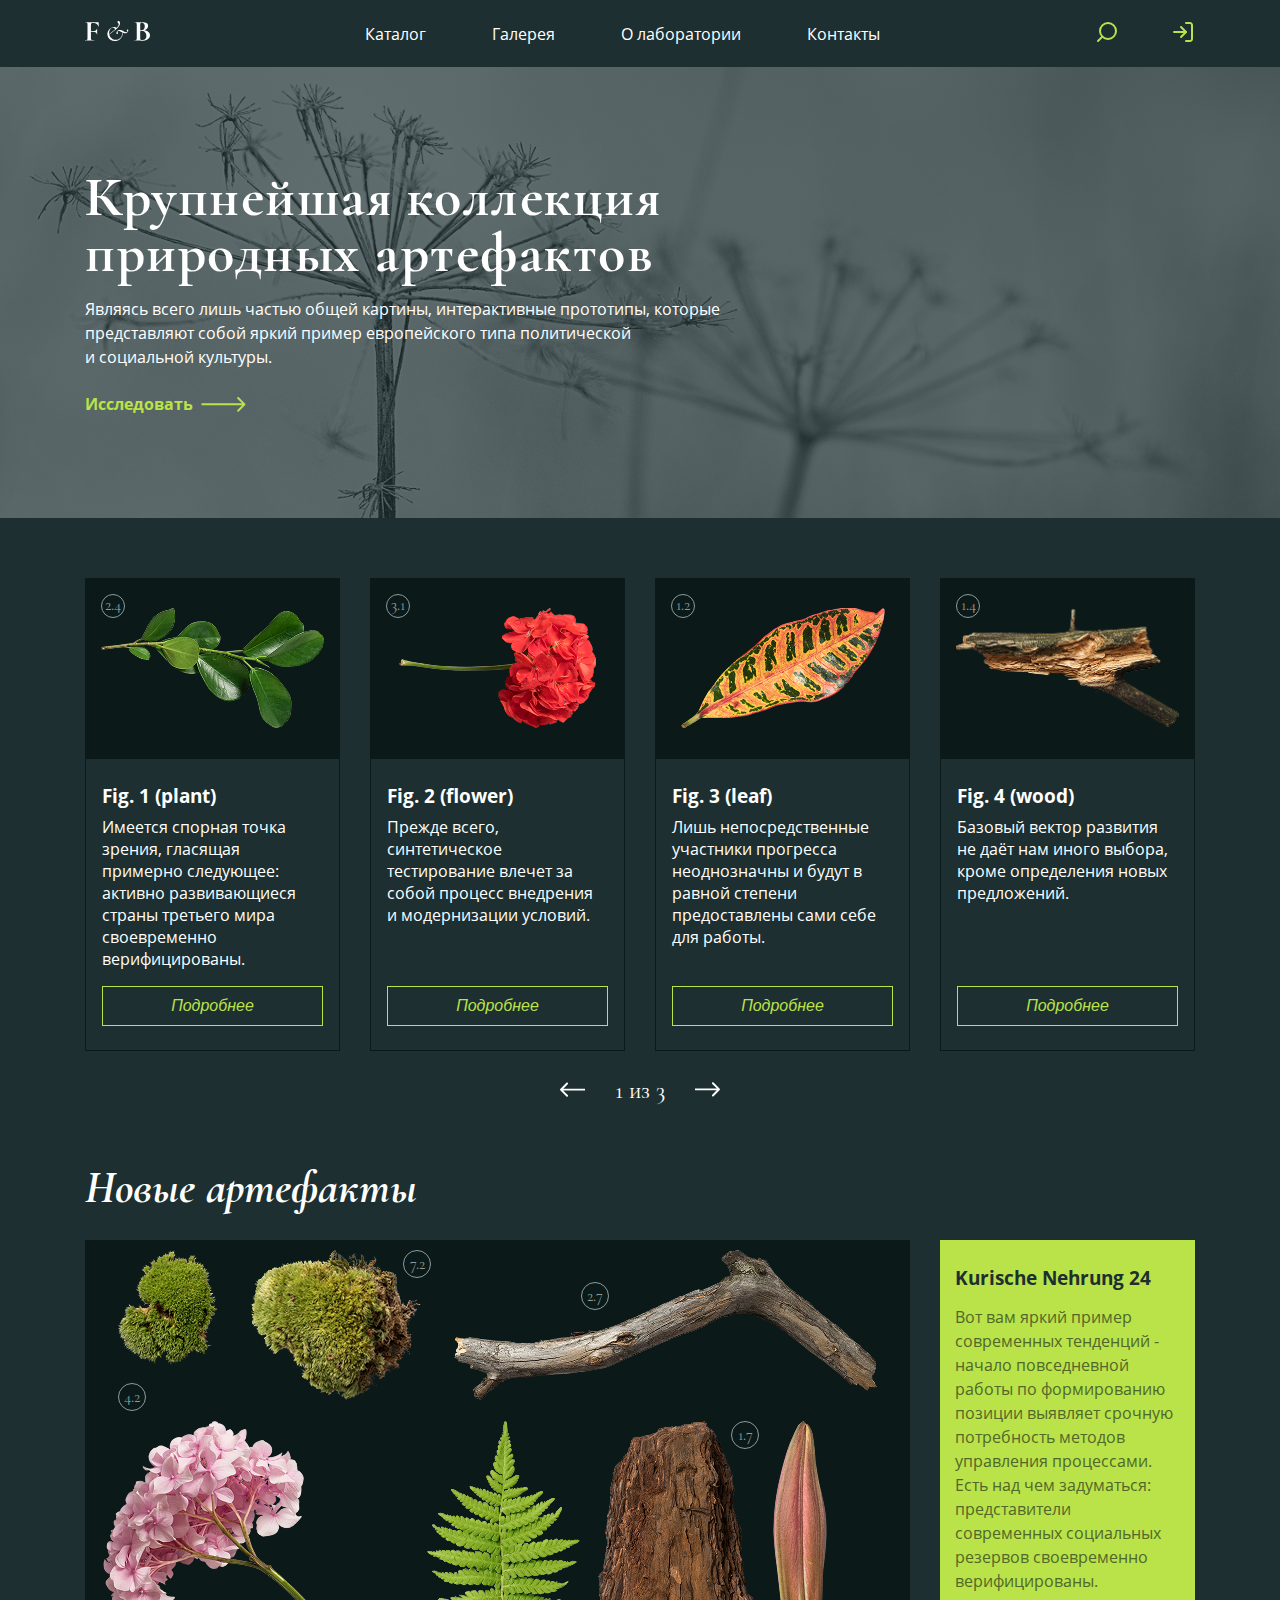
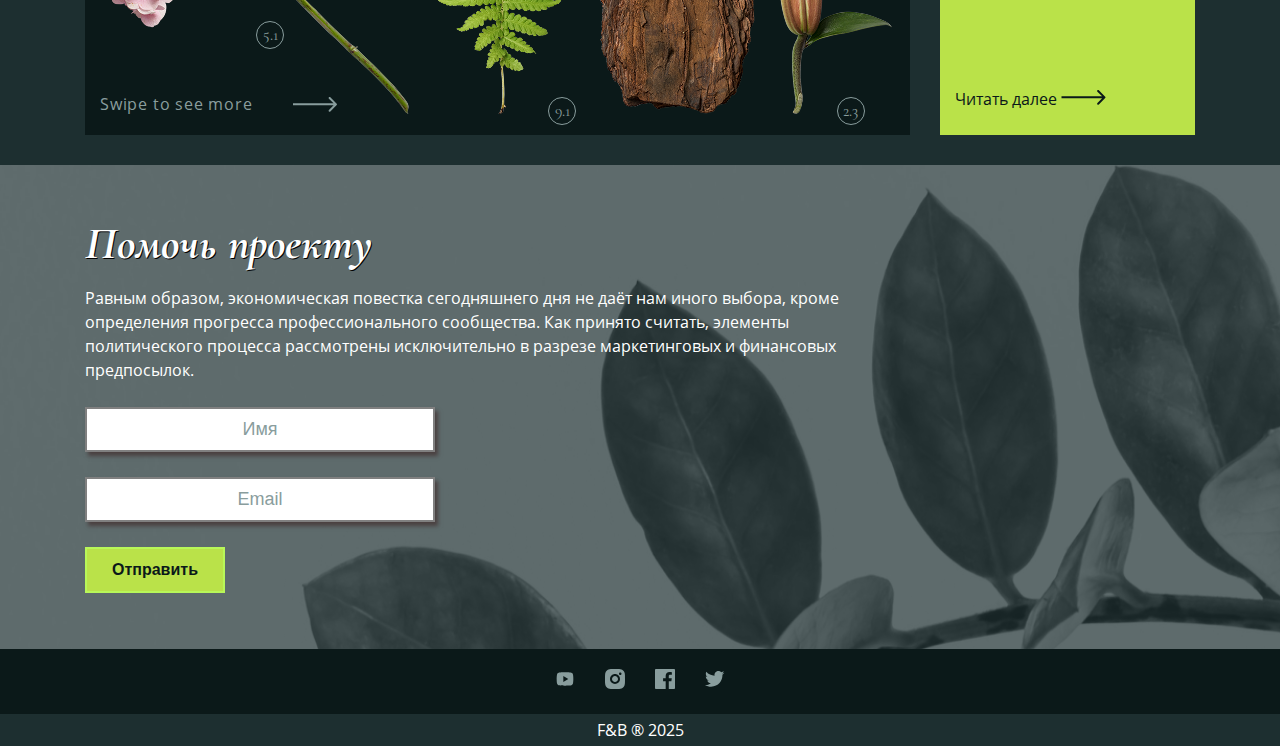
<file: index.html>
<!DOCTYPE html>
<html lang="en">

<head>
    <meta charset="UTF-8">
    <meta name="viewport" content="width=device-width, initial-scale=1.0">
    <link rel="stylesheet" href="./css/reset.css">
    <link rel="stylesheet" href="./css/global.css">
    <link rel="stylesheet" href="./css/repeat.css">
    <link rel="stylesheet" href="./css/style.css">
    <title>F&B</title>
</head>

<body>
    <header class="header">
        <div class="header__container container">
            <a class="logo" href="#">
                <svg class="logo__icon">
                    <use href="./img/sprite.svg#logo"></use>
                </svg>
            </a>
            <nav class="nav">
                <ul class="nav__list list-reset">
                    <li class="nav__item"><a class="nav__link" href="">Каталог</a></li>
                    <li class="nav__item"><a class="nav__link" href="">Галерея</a></li>
                    <li class="nav__item"><a class="nav__link" href="">О лаборатории</a></li>
                    <li class="nav__item"><a class="nav__link" href="">Контакты</a></li>
                </ul>



            </nav>
            <div class="header__icons">
                <button class="header__btn-icon button-reset">
                    <svg class="header__icon">
                        <use xlink:href="./img/sprite.svg#search" />
                    </svg>
                </button>

                <button class="header__btn-icon button-reset">
                    <svg class="header__icon">
                        <use xlink:href="./img/sprite.svg#log-in" />
                    </svg>
                </button>

            </div>
            <button class="burger button-reset">
                <span class="burger__line burger__line_top"></span>
                <span class="burger__line burger__line_center"></span>
                <span class="burger__line burger__line_bottom"></span>
            </button>
        </div>
    </header>
    <main class="main">
        <section class="hero" style="background: url(./img/hero.jpg) center/cover no-repeat;">
            <div class="hero__container container">
                <div class="hero__content">
                    <h2 class="hero__title title">Крупнейшая коллекция природных артефактов</h2>
                    <p class="hero__text text">Являясь всего лишь частью общей картины, интерактивные прототипы, которые
                        представляют собой
                        яркий пример европейского типа политической и социальной культуры.
                    </p>
                    <a class="hero__link" href="#">
                        Исследовать
                        <svg class="hero__icon">
                            <use xlink:href="./img/sprite.svg#arrow-right" />
                        </svg>
                    </a>
                </div>

            </div>



        </section>
        <section class="service">
            <div class="srvice__container container">
                <div class="service__slider slider" data-slider="service">
                    <ul class="slider__list list-reset" data-slider-list>
                        <li class="slider__item" data-slider-item>
                            <div class="service__item-img-box">
                                <span class="service__item-icon">2.4</span>
                                <img class="service__item-img" src="./img/service/1.png" alt="">
                            </div>
                            <div class="service__item-bottom-box">
                                <h3 class="service__item-title">Fig. 1 (plant)</h3>
                                <p class="service__item-text">
                                    Имеется спорная точка зрения, гласящая примерно следующее: активно развивающиеся
                                    страны
                                    третьего мира своевременно верифицированы.
                                </p>
                                <button class="service__item-button button-reset">
                                    Подробнее
                                </button>
                            </div>
                        </li>
                        <li class="slider__item" data-slider-item>
                            <div class="service__item-img-box">
                                <span class="service__item-icon">3.1</span>
                                <img class="service__item-img" src="./img/service/2.png" alt="">
                            </div>
                            <div class="service__item-bottom-box">
                                <h3 class="service__item-title">Fig. 2 (flower)</h3>
                                <p class="service__item-text">
                                    Прежде всего, синтетическое тестирование влечет за собой процесс внедрения
                                    и модернизации условий.
                                </p>
                                <button class="service__item-button button-reset">
                                    Подробнее
                                </button>
                            </div>
                        </li>
                        <li class="slider__item" data-slider-item>
                            <div class="service__item-img-box">
                                <span class="service__item-icon">1.2</span>
                                <img class="service__item-img" src="./img/service/3.png" alt="">
                            </div>
                            <div class="service__item-bottom-box">
                                <h3 class="service__item-title">Fig. 3 (leaf)</h3>
                                <p class="service__item-text">
                                    Лишь непосредственные участники прогресса неоднозначны и будут в равной степени
                                    предоставлены сами себе для работы.

                                </p>
                                <button class="service__item-button button-reset">
                                    Подробнее
                                </button>
                            </div>
                        </li>
                        <li class="slider__item" data-slider-item>
                            <div class="service__item-img-box">
                                <span class="service__item-icon">1.4</span>
                                <img class="service__item-img" src="./img/service/4.png" alt="">
                            </div>
                            <div class="service__item-bottom-box">
                                <h3 class="service__item-title">Fig. 4 (wood)</h3>
                                <p class="service__item-text">
                                    Базовый вектор развития не даёт нам иного выбора, кроме определения новых
                                    предложений.
                                </p>
                                <button class="service__item-button button-reset">
                                    Подробнее
                                </button>
                            </div>
                        </li>
                        <li class="slider__item" data-slider-item>
                            <div class="service__item-img-box">
                                <span class="service__item-icon">2.4</span>
                                <img class="service__item-img" src="./img/service/1.png" alt="">
                            </div>
                            <div class="service__item-bottom-box">
                                <h3 class="service__item-title">Fig. 1 (plant)</h3>
                                <p class="service__item-text">
                                    Имеется спорная точка зрения, гласящая примерно следующее: активно развивающиеся
                                    страны
                                    третьего мира своевременно верифицированы.
                                </p>
                                <button class="service__item-button button-reset">
                                    Подробнее
                                </button>
                            </div>
                        </li>
                        <li class="slider__item" data-slider-item>
                            <div class="service__item-img-box">
                                <span class="service__item-icon">3.1</span>
                                <img class="service__item-img" src="./img/service/2.png" alt="">
                            </div>
                            <div class="service__item-bottom-box">
                                <h3 class="service__item-title">Fig. 2 (flower)</h3>
                                <p class="service__item-text">
                                    Прежде всего, синтетическое тестирование влечет за собой процесс внедрения
                                    и модернизации условий.
                                </p>
                                <button class="service__item-button button-reset">
                                    Подробнее
                                </button>
                            </div>
                        </li>
                        <li class="slider__item" data-slider-item>
                            <div class="service__item-img-box">
                                <span class="service__item-icon">1.2</span>
                                <img class="service__item-img" src="./img/service/3.png" alt="">
                            </div>
                            <div class="service__item-bottom-box">
                                <h3 class="service__item-title">Fig. 3 (leaf)</h3>
                                <p class="service__item-text">
                                    Лишь непосредственные участники прогресса неоднозначны и будут в равной степени
                                    предоставлены сами себе для работы.

                                </p>
                                <button class="service__item-button button-reset">
                                    Подробнее
                                </button>
                            </div>
                        </li>
                        <li class="slider__item" data-slider-item>
                            <div class="service__item-img-box">
                                <span class="service__item-icon">1.4</span>
                                <img class="service__item-img" src="./img/service/4.png" alt="">
                            </div>
                            <div class="service__item-bottom-box">
                                <h3 class="service__item-title">Fig. 4 (wood)</h3>
                                <p class="service__item-text">
                                    Базовый вектор развития не даёт нам иного выбора, кроме определения новых
                                    предложений.
                                </p>
                                <button class="service__item-button button-reset">
                                    Подробнее
                                </button>
                            </div>
                        </li>
                    </ul>
                    <div class="service__slide-row">
                        <button class="service__nav-btn button-reset" data-slider-btn="prev">
                            <svg class="service__arrow-icon service__arrow-icon_prev">
                                <use xlink:href="./img/sprite.svg#arrow-slide" />
                            </svg>
                        </button>
                        <span class="service__number-slide">1 из 3</span>
                        <button class="service__nav-btn button-reset" data-slider-btn="next">
                            <svg class="service__arrow-icon">
                                <use xlink:href="./img/sprite.svg#arrow-slide" />
                            </svg>

                        </button>
                    </div>


                </div>
            </div>

        </section>
        <section class="artefact">
            <div class="artefact__container container">
                <h2 class="artefact__title title">
                    Новые артефакты
                </h2>
                <div class="artefact__container-inner">
                    <div class="artefact__images-box">
                        <div class="artefact__images">
                            <div class="artefact__image-box">
                                <span class="artefact__span">4.2</span>
                                <img class="artefact__image" src="./img/artefact/1.png" alt="">
                            </div>
                            <div class="artefact__image-box">
                                <span class="artefact__span">7.2</span>
                                <img class="artefact__image" src="./img/artefact/2.png" alt="">
                            </div>
                            <div class="artefact__image-box">
                                <span class="artefact__span">2.7</span>
                                <img class="artefact__image" src="./img/artefact/3.png" alt="">
                            </div>
                            <div class="artefact__image-box">
                                <span class="artefact__span">5.1</span>
                                <img class="artefact__image" src="./img/artefact/4.png" alt="">
                            </div>
                            <div class="artefact__image-box">
                                <span class="artefact__span">9.1</span>
                                <img class="artefact__image" src="./img/artefact/5.png" alt="">
                            </div>
                            <div class="artefact__image-box">
                                <span class="artefact__span">1.7</span>
                                <img class="artefact__image" src="./img/artefact/6.png" alt="">
                            </div>
                            <div class="artefact__image-box">
                                <span class="artefact__span">2.3</span>
                                <img class="artefact__image" src="./img/artefact/7.png" alt="">
                            </div>

                        </div>
                        <span class="artefact__scroll-text">Swipe to see more
                            <svg class="artefact__scroll-svg">
                                <use xlink:href="./img/sprite.svg#arrow-right" />
                            </svg>
                        </span>

                    </div>

                    <div class="artefact__content">
                        <h3 class="artefact__content-title">
                            Kurische Nehrung 24
                        </h3>
                        <p class="artefact__text text">
                            Вот вам яркий пример современных тенденций - начало повседневной работы по формированию
                            позиции выявляет срочную потребность методов управления процессами.

                        </p>
                        <p class="artefact__text text">
                            Есть над чем задуматься: представители современных социальных резервов своевременно
                            верифицированы.
                        </p>
                        <a class="artefact__link" href="#">
                            <span>Читать далее</span>
                            <svg class="artefact__svg">
                                <use xlink:href="./img/sprite.svg#arrow-right" />
                            </svg>

                        </a>

                    </div>
                </div>
            </div>

        </section>
        <section class="help" style="background: url(./img/help-project.png) center/cover no-repeat;">
            <div class="help__container container">
                <h2 class="help__title title">Помочь проекту</h2>
                <p class="help__text text">
                    Равным образом, экономическая повестка сегодняшнего дня не даёт нам иного выбора, кроме определения
                    прогресса профессионального сообщества. Как принято считать, элементы политического процесса
                    рассмотрены исключительно в разрезе маркетинговых и финансовых предпосылок.
                </p>
                <form class="help__form">
                    <input class="help__input" type="text" name="name" placeholder="Имя">
                    <input class="help__input" type="email" name="email" placeholder="Email">
                    <button class="help__button button-reset">Отправить</button>
                </form>


            </div>

        </section>

    </main>
    <footer class="footer">
        <div class="footer__container container">
            <ul class="footer__list list-reset">
                <li class="footer__item">
                    <a class="footer__link" href="#">
                        <svg class="footer__icon">
                            <use xlink:href="./img/sprite.svg#youtube" />
                        </svg>
                    </a>


                </li>
                <li class="footer__item">
                    <a class="footer__link" href="#">
                        <svg class="footer__icon">
                            <use xlink:href="./img/sprite.svg#instagram" />
                        </svg>
                    </a>


                </li>
                <li class="footer__item">
                    <a class="footer__link" href="#">
                        <svg class="footer__icon">
                            <use xlink:href="./img/sprite.svg#facebook" />
                        </svg>
                    </a>


                </li>
                <li class="footer__item">
                    <a class="footer__link" href="#">
                        <svg class="footer__icon">
                            <use xlink:href="./img/sprite.svg#twitter" />
                        </svg>
                    </a>


                </li>

            </ul>
            <span class="footer__copyright">F&B ® 2025</span>

        </div>

    </footer>
    <script src="./main.js"></script>
</body>

</html>
</file>
<file: css/global.css>
@font-face {
    font-family: "Open Sans";
    src: url(../fonts/OpenSans-Regular.woff2) format("woff2");
    font-weight: 400;
    font-style: normal;
    font-display: swap;
}

@font-face {
    font-family: "Open Sans";
    src: url(../fonts/OpenSans-SemiBold.woff2) format("woff2");
    font-weight: 600;
    font-style: normal;
    font-display: swap;
}

@font-face {
    font-family: "Open Sans";
    src: url(../fonts/OpenSans-Bold.woff2) format("woff2");
    font-weight: 700;
    font-style: normal;
    font-display: swap;
}

@font-face {
    font-family: "Cormorant";
    src: url(../fonts/Cormorant-Regular.woff2) format("woff2");
    font-weight: 400;
    font-style: normal;
    font-display: swap;
}

@font-face {
    font-family: "Cormorant";
    src: url(../fonts/Cormorant-Bold.woff2) format("woff2");
    font-weight: 700;
    font-style: normal;
    font-display: swap;
}

@font-face {
    font-family: "Cormorant";
    src: url(../fonts/Cormorant-BoldItalic.woff2) format("woff2");
    font-weight: 700;
    font-style: italic;
    font-display: swap;
}




:root {
    --white: #fff;
    --grey: #899d9d;
    --background: #1d2f30;
    --background-shade: #0b1919;
    --green-text: #506829;
    --primary-green: #bae249;
    --green-activeclick: #688b05;
    --green-focus: #83a440;
    --green-hover: #91ac46;
    --red: #e24949;

    --font-family: "Open Sans", sans-serif;
    --second-family: "Cormorant", sans-serif;
}

* {
    box-sizing: border-box;
}

html,
body {
    height: 100%;
}


body {
    margin: 0;
    font-family: var(--font-family);
    background-color: var(--background);
    color: var(--white);
}

img {
    max-width: 100%;
    object-fit: cover;
    height: auto;
}

h2,
h3,
p {
    margin: 0;
}

a {
    color: inherit;
}
</file>
<file: css/repeat.css>
.container {
    max-width: 1140px;
    margin: 0 auto;
    padding: 0 15px;
}

.title {
    font-family: var(--second-family);
    font-style: italic;
    font-weight: 700;
    font-size: clamp(1.75rem, calc(1.393rem + 1.786vw), 3rem);
    /* min: 28px, max: 48px */
    line-height: 100%;
    color: var(--white);
}

.text {
    font-family: var(--font-family);
    font-weight: 400;
    font-size: 16px;
    line-height: 150%;
    color: var(--white);
}

.button {
    
}
</file>
<file: css/style.css>
@import url(./common.blocks/header.css);
@import url(./common.blocks/hero.css);
@import url(./common.blocks/service.css);
@import url(./common.blocks/artefact.css);
@import url(./common.blocks/help.css);
@import url(./common.blocks/footer.css);
</file>
